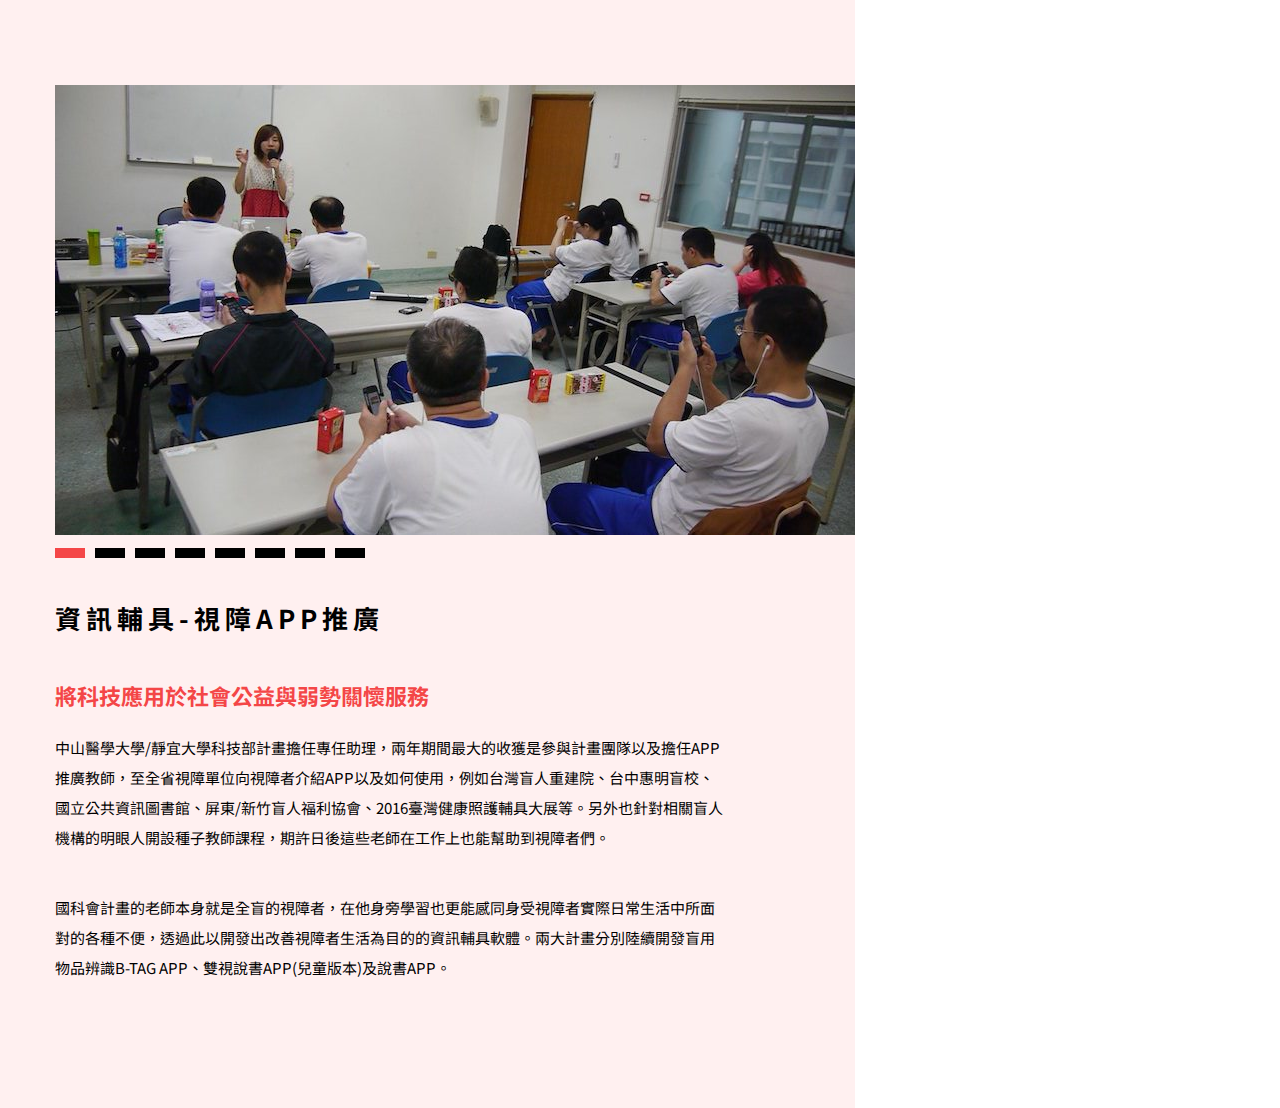
<file: portfolio-1.html>
<!DOCTYPE HTML>
<html lang="en-US">

<head>
    <title>Ukko - Personal Portfolio HTML Template</title>
    <meta http-equiv="Content-Type" content="text/html; charset=UTF-8">
    <meta name="description" content="Template by yihsin" />
    <meta name="keywords" content="Resume,Portfolio,Work,Wiki,Web Project" />
    <meta name="author" content="yihsin" />
    <meta name="viewport" content="width=device-width, initial-scale=1, shrink-to-fit=no">
    <meta name="format-detection" content="telephone=no">

    <link rel="shortcut icon" href="images/favicon.ico">
    <link href='https://fonts.googleapis.com/css?family=Poppins:200,400,500,700,800&display=swap' rel='stylesheet'
        type='text/css'>
    <link rel="stylesheet" href="css/clear.css">
    <link rel="stylesheet" href="css/bootstrap-grid.css">
    <link rel="stylesheet" href="css/prettyPhoto.css">
    <link rel="stylesheet" href="css/owl.carousel.min.css">
    <link rel="stylesheet" href="css/owl.theme.default.min.css">
    <link rel="stylesheet" href="style.css">

    <!--[if lt IE 9]>
            <script src="js/html5shiv.js"></script>
            <script src="js/respond.min.js"></script>
        <![endif]-->
</head>

<body class="single-portfolio single">

    <div class="doc-loader"></div>

    <div class="container">
        <div class="page-wrapper">


            <section class="section">
                <div class="portfolio-item-wrapper">
                    <div class="portfolio-content">

                        <div class="image-slider-wrapper relative block-right">
                            <div class="owl-carousel owl-theme image-slider slider" data-speed="2000" data-auto="false"
                                data-hover="true">
                                <div class="owl-item">
                                    <img src="images/project/workphoto/001.JPG" alt="">
                                </div>
                                <div class="owl-item">
                                    <img src="images/project/workphoto/002.jpg" alt="">
                                </div>
                                <div class="owl-item">
                                    <img src="images/project/workphoto/003.JPG" alt="">
                                </div>
                                <div class="owl-item">
                                    <img src="images/project/workphoto/004.jpg" alt="">
                                </div>
                                <div class="owl-item">
                                    <img src="images/project/workphoto/005.JPG" alt="">
                                </div>
                                <div class="owl-item">
                                    <img src="images/project/workphoto/006.png" alt="">
                                </div>
                                <div class="owl-item">
                                    <img src="images/project/workphoto/007.JPG" alt="">
                                </div>
                                <div class="owl-item">
                                    <img src="images/project/workphoto/008.jpg" alt="">
                                </div>
                            </div>
                        </div>

                        <h2 class="title">資訊輔具-視障APP推廣</h2>

                        <p class="section-des">
                            將科技應用於社會公益與弱勢關懷服務
                        </p>

                        <p class="content-670">
                            中山醫學大學/靜宜大學科技部計畫擔任專任助理，兩年期間最大的收獲是參與計畫團隊以及擔任APP推廣教師，至全省視障單位向視障者介紹APP以及如何使用，例如台灣盲人重建院、台中惠明盲校、國立公共資訊圖書館、屏東/新竹盲人福利協會、2016臺灣健康照護輔具大展等。另外也針對相關盲人機構的明眼人開設種子教師課程，期許日後這些老師在工作上也能幫助到視障者們。
                        </p>
                        <p class="content-670">
                            國科會計畫的老師本身就是全盲的視障者，在他身旁學習也更能感同身受視障者實際日常生活中所面對的各種不便，透過此以開發出改善視障者生活為目的的資訊輔具軟體。兩大計畫分別陸續開發盲用物品辨識B-TAG
                            APP、雙視說書APP(兒童版本)及說書APP。
                        </p>

                    </div>
                </div>
            </section>
        </div>
    </div>

    <!--=================== SCRIPT ===================-->
    <script src="js/jquery.js"></script>
    <script src="js/imagesloaded.pkgd.js"></script>
    <script src="js/jquery.fitvids.js"></script>
    <script src="js/jarallax.js"></script>
    <script src="js/jarallax-element.min.js"></script>
    <script src="js/isotope.pkgd.js"></script>
    <script src="js/jquery.prettyPhoto.js"></script>
    <script src='js/owl.carousel.min.js'></script>
    <script src="js/main.js"></script>
</body>

</html>
</file>
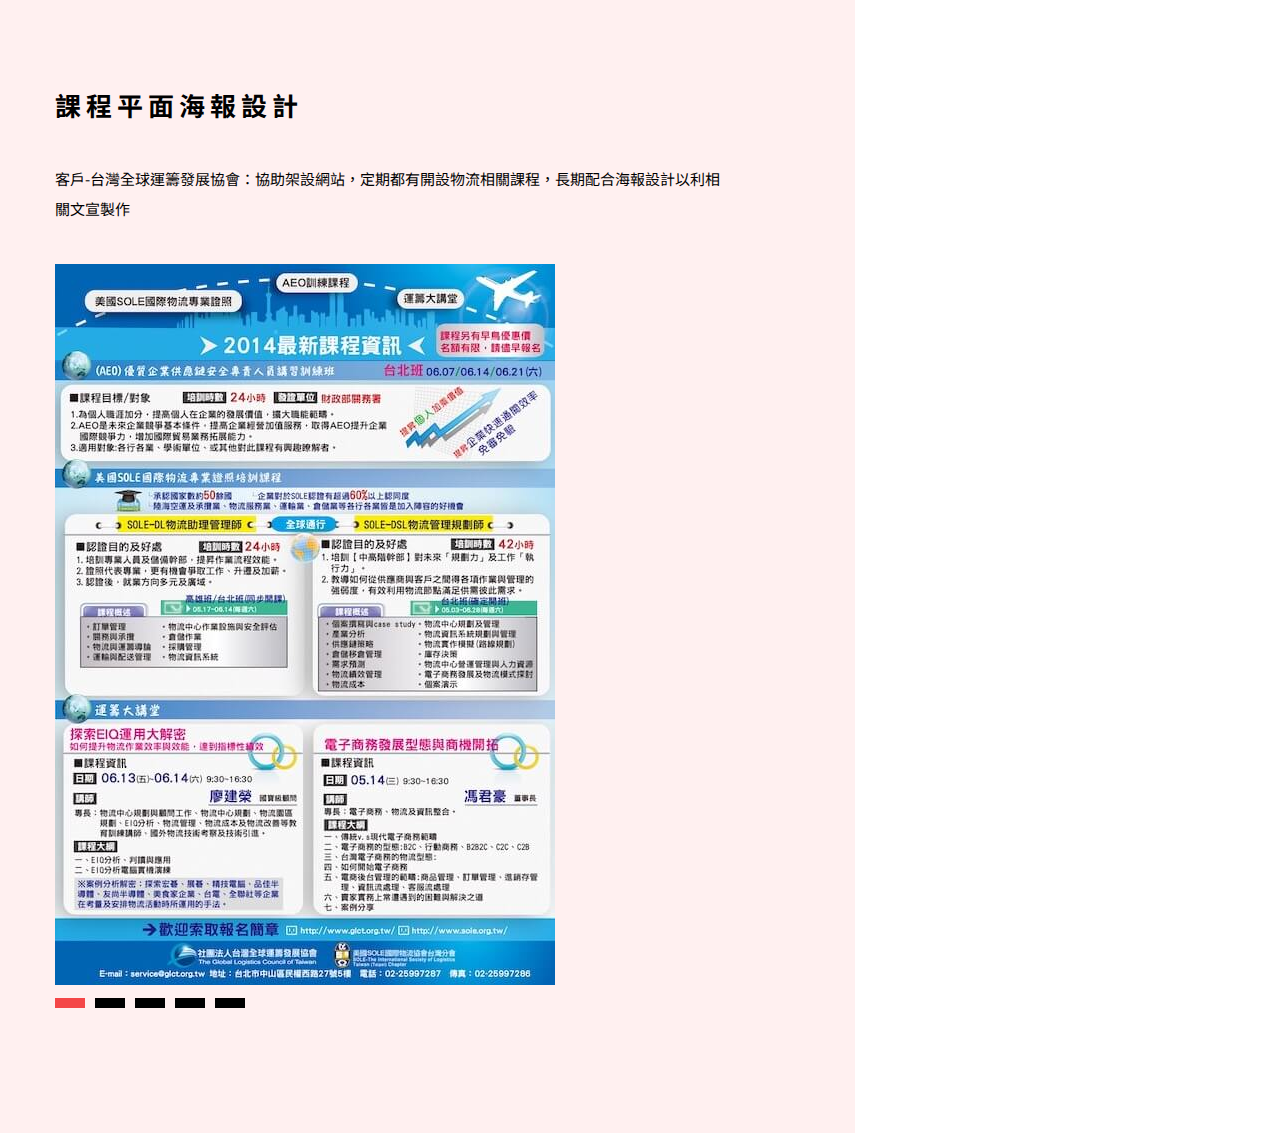
<file: portfolio-2.html>
<!DOCTYPE HTML>
<html lang="en-US">

<head>
    <title>Ukko - Personal Portfolio HTML Template</title>
    <meta http-equiv="Content-Type" content="text/html; charset=UTF-8">
    <meta name="description" content="Template by yihsin" />
    <meta name="keywords" content="Resume,Portfolio,Work,Wiki,Web Project" />
    <meta name="author" content="yihsin" />
    <meta name="viewport" content="width=device-width, initial-scale=1, shrink-to-fit=no">
    <meta name="format-detection" content="telephone=no">

    <link rel="shortcut icon" href="images/favicon.ico">
    <link href='https://fonts.googleapis.com/css?family=Poppins:200,400,500,700,800&display=swap' rel='stylesheet'
        type='text/css'>
    <link rel="stylesheet" href="css/clear.css">
    <link rel="stylesheet" href="css/bootstrap-grid.css">
    <link rel="stylesheet" href="css/prettyPhoto.css">
    <link rel="stylesheet" href="css/owl.carousel.min.css">
    <link rel="stylesheet" href="css/owl.theme.default.min.css">
    <link rel="stylesheet" href="style.css">

    <!--[if lt IE 9]>
            <script src="js/html5shiv.js"></script>
            <script src="js/respond.min.js"></script>
        <![endif]-->
</head>

<body class="single-portfolio single">

    <div class="doc-loader"></div>

    <div class="container">
        <div class="page-wrapper">


            <section class="section">
                <div class="portfolio-item-wrapper">
                    <div class="portfolio-content">

                        <h2 class="title">課程平面海報設計</h2>

                        <p class="content-670">
                            客戶-台灣全球運籌發展協會：協助架設網站，定期都有開設物流相關課程，長期配合海報設計以利相關文宣製作
                        </p>

                        <div class="image-slider-wrapper relative block-right">
                            <div class="owl-carousel owl-theme image-slider slider" data-speed="2000" data-auto="false"
                                data-hover="true">
                                <div class="owl-item">
                                    <img src="/images/project/dm/dm01.jpg" alt="">
                                </div>
                                <div class="owl-item">
                                    <img src="/images/project/dm/dm02.jpg" alt="">
                                </div>
                                <div class="owl-item">
                                    <img src="/images/project/dm/dm03.jpg" alt="">
                                </div>
                                <div class="owl-item">
                                    <img src="/images/project/dm/dm04.jpg" alt="">
                                </div>
                                <div class="owl-item">
                                    <img src="/images/project/dm/dm05.jpg" alt="">
                                </div>
                            </div>
                        </div>

                    </div>
                </div>
            </section>
        </div>
    </div>

    <!--=================== SCRIPT ===================-->
    <script src="js/jquery.js"></script>
    <script src="js/imagesloaded.pkgd.js"></script>
    <script src="js/jquery.fitvids.js"></script>
    <script src="js/jarallax.js"></script>
    <script src="js/jarallax-element.min.js"></script>
    <script src="js/isotope.pkgd.js"></script>
    <script src="js/jquery.prettyPhoto.js"></script>
    <script src='js/owl.carousel.min.js'></script>
    <script src="js/main.js"></script>
</body>

</html>
</file>
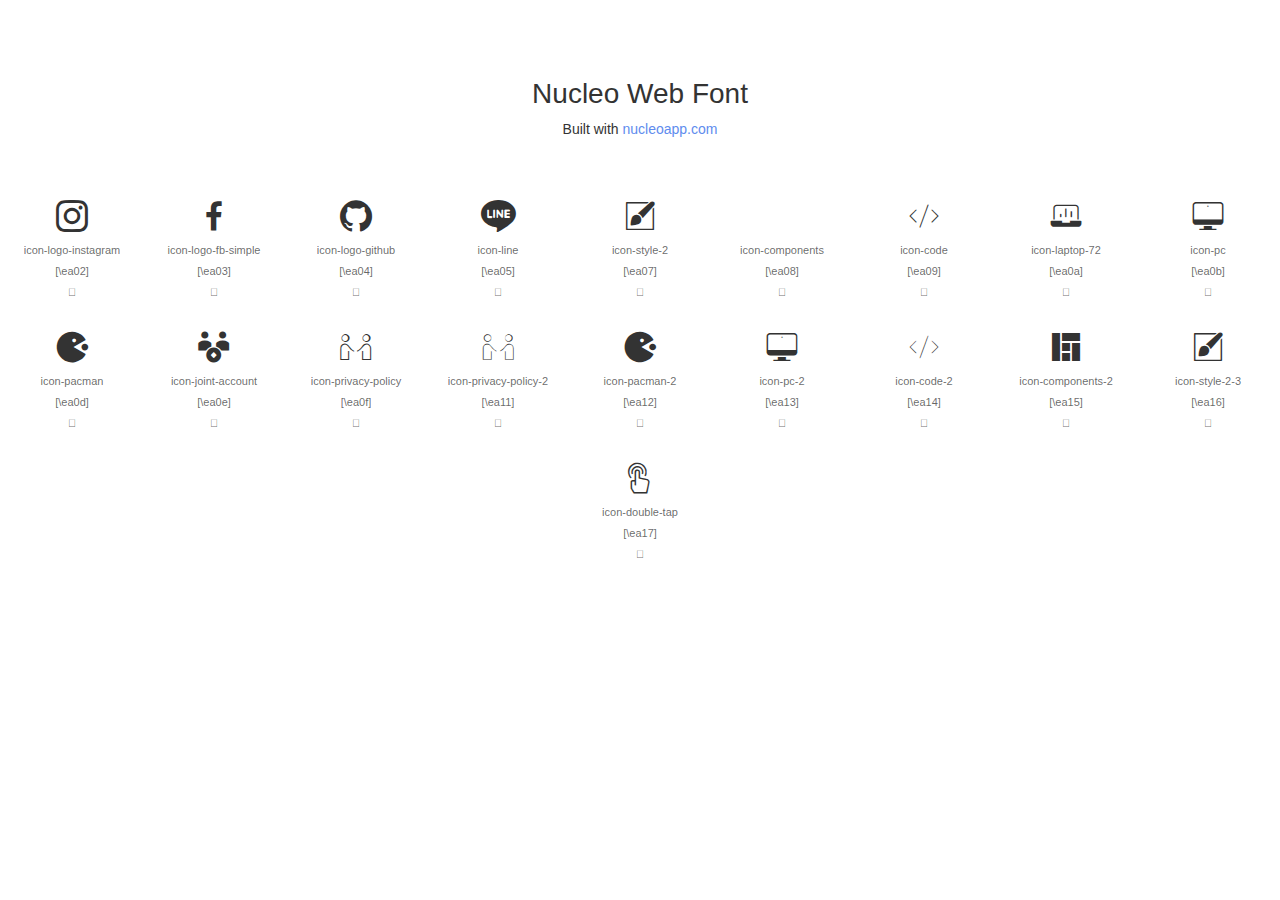
<file: css/iconfont/demo.html>
<!doctype html>
<html lang="en">
<head>
	<meta charset="UTF-8">
	<meta name="viewport" content="width=device-width, initial-scale=1">
	<link rel="stylesheet" href="demo/css/reset.css"> <!-- CSS reset -->
	<link rel="stylesheet" href="demo/css/style.css">
	<link rel="shortcut icon" href="demo/favicon.ico">
	<title>Nucleo Web Font</title>
</head>
<body>
	<header>
		<h1>Nucleo Web Font</h1>
		<p>Built with <a href="https://nucleoapp.com">nucleoapp.com</a></p>
	</header>

	<div id="icons-wrapper">
		<section>
			<ul>
                
                    <li>
                        <i class="icon icon-logo-instagram"></i>
                        <p>icon-logo-instagram</p>
                    </li>
                
                    <li>
                        <i class="icon icon-logo-fb-simple"></i>
                        <p>icon-logo-fb-simple</p>
                    </li>
                
                    <li>
                        <i class="icon icon-logo-github"></i>
                        <p>icon-logo-github</p>
                    </li>
                
                    <li>
                        <i class="icon icon-line"></i>
                        <p>icon-line</p>
                    </li>
                
                    <li>
                        <i class="icon icon-style-2"></i>
                        <p>icon-style-2</p>
                    </li>
                
                    <li>
                        <i class="icon icon-components"></i>
                        <p>icon-components</p>
                    </li>
                
                    <li>
                        <i class="icon icon-code"></i>
                        <p>icon-code</p>
                    </li>
                
                    <li>
                        <i class="icon icon-laptop-72"></i>
                        <p>icon-laptop-72</p>
                    </li>
                
                    <li>
                        <i class="icon icon-pc"></i>
                        <p>icon-pc</p>
                    </li>
                
                    <li>
                        <i class="icon icon-pacman"></i>
                        <p>icon-pacman</p>
                    </li>
                
                    <li>
                        <i class="icon icon-joint-account"></i>
                        <p>icon-joint-account</p>
                    </li>
                
                    <li>
                        <i class="icon icon-privacy-policy"></i>
                        <p>icon-privacy-policy</p>
                    </li>
                
                    <li>
                        <i class="icon icon-privacy-policy-2"></i>
                        <p>icon-privacy-policy-2</p>
                    </li>
                
                    <li>
                        <i class="icon icon-pacman-2"></i>
                        <p>icon-pacman-2</p>
                    </li>
                
                    <li>
                        <i class="icon icon-pc-2"></i>
                        <p>icon-pc-2</p>
                    </li>
                
                    <li>
                        <i class="icon icon-code-2"></i>
                        <p>icon-code-2</p>
                    </li>
                
                    <li>
                        <i class="icon icon-components-2"></i>
                        <p>icon-components-2</p>
                    </li>
                
                    <li>
                        <i class="icon icon-style-2-3"></i>
                        <p>icon-style-2-3</p>
                    </li>
                
                    <li>
                        <i class="icon icon-double-tap"></i>
                        <p>icon-double-tap</p>
                    </li>
                
				<!-- list of icons here with the proper class-->
			</ul>
		</section>
	</div>
<script>
    function SelectText(element) {
	    var doc = document
	        , text = element
	        , range, selection;
	    if (doc.body.createTextRange) {
	        range = document.body.createTextRange();
	        range.moveToElementText(text);
	        range.select();
	    } else if (window.getSelection) {
	        selection = window.getSelection();
	        range = document.createRange();
	        range.selectNodeContents(text);
	        selection.removeAllRanges();
	        selection.addRange(range);
	    }
	}
    window.onload = function() {
    	var iconsWrapper = document.getElementById('icons-wrapper'),
    		listItems = iconsWrapper.getElementsByTagName('li');
        for (var i = 0; i < listItems.length; i++) {
		    listItems[i].onclick  = function fun(event) {
		    	var selectedTagName = event.target.tagName.toLowerCase();
		    	if( selectedTagName == 'p' || selectedTagName == 'em' ) {
		    		SelectText(event.target);
		    	} else if( selectedTagName == 'input' ) {
		    		event.target.setSelectionRange(0, event.target.value.length);
		    	}
		    }

		    var beforeContentChar = window.getComputedStyle(listItems[i].getElementsByTagName('i')[0], '::before').getPropertyValue('content').replace(/'/g, "").replace(/"/g, ""),
		    	beforeContent = beforeContentChar.codePointAt(0).toString(16);
		    var beforeContentElement = document.createElement("em");
		    beforeContentElement.textContent = "\\"+beforeContent;
		    listItems[i].appendChild(beforeContentElement);

		    //create input element to copy/paste chart
		    var charCharac = document.createElement('input');
		    charCharac.setAttribute('type', 'text');
		    charCharac.setAttribute('maxlength', '1');
		    charCharac.setAttribute('readonly', 'true');
		    charCharac.setAttribute('value', beforeContentChar);
		    listItems[i].appendChild(charCharac);
		}
    }
</script>
</body>
</html>
</file>
<file: css/clear.css>
html, body, div, span, object, iframe,
h1, h2, h3, h4, h5, h6, p, blockquote, pre,
abbr, address, cite, code,
del, dfn, em, img, ins, kbd, q, samp,
small, strong, sub, sup, var,
b, i, ol, ul, li,
fieldset, form, label, legend,
table, caption, tbody, tfoot, thead, tr, th, td,
article, aside, canvas, details, figcaption, figure, 
footer, header, hgroup, menu, nav, section, summary,
time, mark, audio, video {
    margin:0;
    padding:0;
    border:0;
    outline: none;
    font-size:100%;
    vertical-align:baseline;
    background:transparent;
}

body {
    line-height:1;
}

article,aside,details,figcaption,figure,
footer,header,hgroup,menu,nav,section { 
    display:block;
}

nav ul,ul,ol {
    list-style:none;
}

blockquote, q {
    quotes:none;
}

blockquote:before, blockquote:after,
q:before, q:after {
    content:'';
    content:none;
}

a {
    margin:0;
    padding:0;
    font-size:100%;
	outline: none;
    vertical-align:baseline;
    background:transparent;
}

ins {
    background-color:#ff9;
    color:#000;
    text-decoration:none;
}

mark {
    background-color:#ff9;
    color:#000; 
    font-style:italic;
    font-weight:bold;
}

del {
    text-decoration: line-through;
}

abbr[title], dfn[title] {
    border-bottom:1px dotted;
    cursor:help;
}

table {
    border-collapse:collapse;
    border-spacing:0;
}

hr {
    display:block;
    height:1px;
    border:0;   
    border-top:1px solid #cccccc;
    margin:1em 0;
    padding:0;
}

input, select {
    vertical-align:middle;
}

input:focus, textarea:focus
{
    outline: none;
}
</file>
<file: css/prettyPhoto.css>
/* ------------------------------------------------------------------------
        This you can edit.
------------------------------------------------------------------------- */

/* ----------------------------------
        Default Theme
----------------------------------- */

div.pp_default .pp_top,
div.pp_default .pp_top .pp_middle,
div.pp_default .pp_top .pp_left,
div.pp_default .pp_top .pp_right,
div.pp_default .pp_bottom,
div.pp_default .pp_bottom .pp_left,
div.pp_default .pp_bottom .pp_middle,
div.pp_default .pp_bottom .pp_right { height: 13px; }

div.pp_default .pp_content .ppt { color: #f8f8f8; }
div.pp_default .pp_content_container .pp_left { padding-left: 13px; }
div.pp_default .pp_content_container .pp_right { padding-right: 13px; }
/*div.pp_default .pp_content { background-color: #fff; }*/
div.pp_default .pp_next:hover { background: url(../images/prettyPhoto/default/sprite_next.png) center right  no-repeat; cursor: pointer; } /* Next button */
div.pp_default .pp_previous:hover { background: url(../images/prettyPhoto/default/sprite_prev.png) center left no-repeat; cursor: pointer; } /* Previous button */
div.pp_default .pp_expand { background: url(../images/prettyPhoto/default/sprite.png) 0 -29px no-repeat; cursor: pointer; width: 28px; height: 28px; display: none !important; } /* Expand button */
div.pp_default .pp_expand:hover { background: url(../images/prettyPhoto/default/sprite.png) 0 -56px no-repeat; cursor: pointer; } /* Expand button hover */
div.pp_default .pp_contract { background: url(../images/prettyPhoto/default/sprite.png) 0 -84px no-repeat; cursor: pointer; width: 28px; height: 28px; } /* Contract button */
div.pp_default .pp_contract:hover { background: url(../images/prettyPhoto/default/sprite.png) 0 -113px no-repeat; cursor: pointer; } /* Contract button hover */
div.pp_default .pp_close { width: 30px; height: 30px; cursor: pointer; } /* Close button */
div.pp_default #pp_full_res .pp_inline { color: #000; background-color: white; padding: 30px; } 
.pp_inline img {max-width: 100%; max-height: 100%; width: auto; height: auto;}
div.pp_default .pp_gallery ul li a { background: url(../images/prettyPhoto/default/default_thumb.png) center center #f8f8f8; border:1px solid #aaa; }
div.pp_default .pp_gallery ul li a:hover,
div.pp_default .pp_gallery ul li.selected a { border-color: #fff; }
div.pp_default .pp_social { margin-top: 7px;}

div.pp_default .pp_gallery a.pp_arrow_previous,
div.pp_default .pp_gallery a.pp_arrow_next { position: static; left: auto; }
div.pp_default .pp_nav .pp_play,
div.pp_default .pp_nav .pp_pause { background: url(../images/prettyPhoto/default/sprite.png) -51px 1px no-repeat; height:30px; width:30px; }
div.pp_default .pp_nav .pp_pause { background-position: -51px -29px; }
div.pp_default .pp_details { position: relative; }
div.pp_default a.pp_arrow_previous,
div.pp_default a.pp_arrow_next { height: 26px;  margin: -4px 0 0 0; width: 20px; }
div.pp_default a.pp_arrow_next { left: 52px;} /* The next arrow in the bottom nav */
div.pp_default .pp_content_container .pp_details { margin-top: 5px; }
div.pp_default .pp_nav { clear: none; height: 30px; width: 110px; position: relative; }
div.pp_default .pp_nav .currentTextHolder{ font-family: Georgia; font-style: italic; color:#999; font-size: 11px; left: 75px; line-height: 25px; margin: 0; padding: 0 0 0 10px; position: absolute; top: 2px; }

div.pp_default .pp_close:hover, div.pp_default .pp_nav .pp_play:hover, div.pp_default .pp_nav .pp_pause:hover, div.pp_default .pp_arrow_next:hover, div.pp_default .pp_arrow_previous:hover { opacity:0.7; }

div.pp_default .pp_description{ font-size: 11px; font-weight: bold; line-height: 14px; margin: 5px 50px 5px 0; }


div.pp_default .pp_loaderIcon { background: url(../images/prettyPhoto/default/loader.gif) center center no-repeat; background-color: white;} /* Loader icon */


/* ----------------------------------
        Light Rounded Theme
----------------------------------- */


div.light_rounded .pp_top .pp_left { background: url(../images/prettyPhoto/light_rounded/sprite.png) -88px -53px no-repeat; } /* Top left corner */
div.light_rounded .pp_top .pp_middle { background: #fff; } /* Top pattern/color */
div.light_rounded .pp_top .pp_right { background: url(../images/prettyPhoto/light_rounded/sprite.png) -110px -53px no-repeat; } /* Top right corner */

div.light_rounded .pp_content .ppt { color: #000; }
div.light_rounded .pp_content_container .pp_left,
div.light_rounded .pp_content_container .pp_right { background: #fff; }
div.light_rounded .pp_content { background-color: #fff; } /* Content background */
div.light_rounded .pp_next:hover { background: url(../images/prettyPhoto/light_rounded/btnNext.png) center right  no-repeat; cursor: pointer; } /* Next button */
div.light_rounded .pp_previous:hover { background: url(../images/prettyPhoto/light_rounded/btnPrevious.png) center left no-repeat; cursor: pointer; } /* Previous button */
div.light_rounded .pp_expand { background: url(../images/prettyPhoto/light_rounded/sprite.png) -31px -26px no-repeat; cursor: pointer; } /* Expand button */
div.light_rounded .pp_expand:hover { background: url(../images/prettyPhoto/light_rounded/sprite.png) -31px -47px no-repeat; cursor: pointer; } /* Expand button hover */
div.light_rounded .pp_contract { background: url(../images/prettyPhoto/light_rounded/sprite.png) 0 -26px no-repeat; cursor: pointer; } /* Contract button */
div.light_rounded .pp_contract:hover { background: url(../images/prettyPhoto/light_rounded/sprite.png) 0 -47px no-repeat; cursor: pointer; } /* Contract button hover */
div.light_rounded .pp_close { width: 75px; height: 22px; background: url(../images/prettyPhoto/light_rounded/sprite.png) -1px -1px no-repeat; cursor: pointer; } /* Close button */
div.light_rounded .pp_details { position: relative; }
div.light_rounded .pp_description { margin-right: 85px; }
div.light_rounded #pp_full_res .pp_inline { color: #000; } 
div.light_rounded .pp_gallery a.pp_arrow_previous,
div.light_rounded .pp_gallery a.pp_arrow_next { margin-top: 12px !important; }
div.light_rounded .pp_nav .pp_play { background: url(../images/prettyPhoto/light_rounded/sprite.png) -1px -100px no-repeat; height: 15px; width: 14px; }
div.light_rounded .pp_nav .pp_pause { background: url(../images/prettyPhoto/light_rounded/sprite.png) -24px -100px no-repeat; height: 15px; width: 14px; }

div.light_rounded .pp_arrow_previous { background: url(../images/prettyPhoto/light_rounded/sprite.png) 0 -71px no-repeat; } /* The previous arrow in the bottom nav */
div.light_rounded .pp_arrow_previous.disabled { background-position: 0 -87px; cursor: default; }
div.light_rounded .pp_arrow_next { background: url(../images/prettyPhoto/light_rounded/sprite.png) -22px -71px no-repeat; } /* The next arrow in the bottom nav */
div.light_rounded .pp_arrow_next.disabled { background-position: -22px -87px; cursor: default; }

div.light_rounded .pp_bottom .pp_left { background: url(../images/prettyPhoto/light_rounded/sprite.png) -88px -80px no-repeat; } /* Bottom left corner */
div.light_rounded .pp_bottom .pp_middle { background: #fff; } /* Bottom pattern/color */
div.light_rounded .pp_bottom .pp_right { background: url(../images/prettyPhoto/light_rounded/sprite.png) -110px -80px no-repeat; } /* Bottom right corner */

div.light_rounded .pp_loaderIcon { background: url(../images/prettyPhoto/light_rounded/loader.gif) center center no-repeat; } /* Loader icon */

/* ----------------------------------
        Dark Rounded Theme
----------------------------------- */

div.dark_rounded .pp_top .pp_left { background: url(../images/prettyPhoto/dark_rounded/sprite.png) -88px -53px no-repeat; } /* Top left corner */
div.dark_rounded .pp_top .pp_middle { background: url(../images/prettyPhoto/dark_rounded/contentPattern.png) top left repeat; } /* Top pattern/color */
div.dark_rounded .pp_top .pp_right { background: url(../images/prettyPhoto/dark_rounded/sprite.png) -110px -53px no-repeat; } /* Top right corner */

div.dark_rounded .pp_content_container .pp_left { background: url(../images/prettyPhoto/dark_rounded/contentPattern.png) top left repeat-y; } /* Left Content background */
div.dark_rounded .pp_content_container .pp_right { background: url(../images/prettyPhoto/dark_rounded/contentPattern.png) top right repeat-y; } /* Right Content background */
div.dark_rounded .pp_content { background: url(../images/prettyPhoto/dark_rounded/contentPattern.png) top left repeat; } /* Content background */
div.dark_rounded .pp_next:hover { background: url(../images/prettyPhoto/dark_rounded/btnNext.png) center right  no-repeat; cursor: pointer; } /* Next button */
div.dark_rounded .pp_previous:hover { background: url(../images/prettyPhoto/dark_rounded/btnPrevious.png) center left no-repeat; cursor: pointer; } /* Previous button */
div.dark_rounded .pp_expand { background: url(../images/prettyPhoto/dark_rounded/sprite.png) -31px -26px no-repeat; cursor: pointer; } /* Expand button */
div.dark_rounded .pp_expand:hover { background: url(../images/prettyPhoto/dark_rounded/sprite.png) -31px -47px no-repeat; cursor: pointer; } /* Expand button hover */
div.dark_rounded .pp_contract { background: url(../images/prettyPhoto/dark_rounded/sprite.png) 0 -26px no-repeat; cursor: pointer; } /* Contract button */
div.dark_rounded .pp_contract:hover { background: url(../images/prettyPhoto/dark_rounded/sprite.png) 0 -47px no-repeat; cursor: pointer; } /* Contract button hover */
div.dark_rounded .pp_close { width: 75px; height: 22px; background: url(../images/prettyPhoto/dark_rounded/sprite.png) -1px -1px no-repeat; cursor: pointer; } /* Close button */
div.dark_rounded .pp_details { position: relative; }
div.dark_rounded .pp_description { margin-right: 85px; }
div.dark_rounded .currentTextHolder { color: #c4c4c4; }
div.dark_rounded .pp_description { color: #fff; }
div.dark_rounded #pp_full_res .pp_inline { color: #fff; }
div.dark_rounded .pp_gallery a.pp_arrow_previous,
div.dark_rounded .pp_gallery a.pp_arrow_next { margin-top: 12px !important; }
div.dark_rounded .pp_nav .pp_play { background: url(../images/prettyPhoto/dark_rounded/sprite.png) -1px -100px no-repeat; height: 15px; width: 14px; }
div.dark_rounded .pp_nav .pp_pause { background: url(../images/prettyPhoto/dark_rounded/sprite.png) -24px -100px no-repeat; height: 15px; width: 14px; }

div.dark_rounded .pp_arrow_previous { background: url(../images/prettyPhoto/dark_rounded/sprite.png) 0 -71px no-repeat; } /* The previous arrow in the bottom nav */
div.dark_rounded .pp_arrow_previous.disabled { background-position: 0 -87px; cursor: default; }
div.dark_rounded .pp_arrow_next { background: url(../images/prettyPhoto/dark_rounded/sprite.png) -22px -71px no-repeat; } /* The next arrow in the bottom nav */
div.dark_rounded .pp_arrow_next.disabled { background-position: -22px -87px; cursor: default; }

div.dark_rounded .pp_bottom .pp_left { background: url(../images/prettyPhoto/dark_rounded/sprite.png) -88px -80px no-repeat; } /* Bottom left corner */
div.dark_rounded .pp_bottom .pp_middle { background: url(../images/prettyPhoto/dark_rounded/contentPattern.png) top left repeat; } /* Bottom pattern/color */
div.dark_rounded .pp_bottom .pp_right { background: url(../images/prettyPhoto/dark_rounded/sprite.png) -110px -80px no-repeat; } /* Bottom right corner */

div.dark_rounded .pp_loaderIcon { background: url(../images/prettyPhoto/dark_rounded/loader.gif) center center no-repeat; } /* Loader icon */


/* ----------------------------------
        Dark Square Theme
----------------------------------- */

div.dark_square .pp_left ,
div.dark_square .pp_middle,
div.dark_square .pp_right,
div.dark_square .pp_content { background: #000; }

div.dark_square .currentTextHolder { color: #c4c4c4; }
div.dark_square .pp_description { color: #fff; }
div.dark_square .pp_loaderIcon { background: url(../images/prettyPhoto/dark_square/loader.gif) center center no-repeat; } /* Loader icon */

div.dark_square .pp_expand { background: url(../images/prettyPhoto/dark_square/sprite.png) -31px -26px no-repeat; cursor: pointer; } /* Expand button */
div.dark_square .pp_expand:hover { background: url(../images/prettyPhoto/dark_square/sprite.png) -31px -47px no-repeat; cursor: pointer; } /* Expand button hover */
div.dark_square .pp_contract { background: url(../images/prettyPhoto/dark_square/sprite.png) 0 -26px no-repeat; cursor: pointer; } /* Contract button */
div.dark_square .pp_contract:hover { background: url(../images/prettyPhoto/dark_square/sprite.png) 0 -47px no-repeat; cursor: pointer; } /* Contract button hover */
div.dark_square .pp_close { width: 75px; height: 22px; background: url(../images/prettyPhoto/dark_square/sprite.png) -1px -1px no-repeat; cursor: pointer; } /* Close button */
div.dark_square .pp_details { position: relative; }
div.dark_square .pp_description { margin: 0 85px 0 0; }
div.dark_square #pp_full_res .pp_inline { color: #fff; }
div.dark_square .pp_gallery a.pp_arrow_previous,
div.dark_square .pp_gallery a.pp_arrow_next { margin-top: 12px !important; }
div.dark_square .pp_nav { clear: none; }
div.dark_square .pp_nav .pp_play { background: url(../images/prettyPhoto/dark_square/sprite.png) -1px -100px no-repeat; height: 15px; width: 14px; }
div.dark_square .pp_nav .pp_pause { background: url(../images/prettyPhoto/dark_square/sprite.png) -24px -100px no-repeat; height: 15px; width: 14px; }

div.dark_square .pp_arrow_previous { background: url(../images/prettyPhoto/dark_square/sprite.png) 0 -71px no-repeat; } /* The previous arrow in the bottom nav */
div.dark_square .pp_arrow_previous.disabled { background-position: 0 -87px; cursor: default; }
div.dark_square .pp_arrow_next { background: url(../images/prettyPhoto/dark_square/sprite.png) -22px -71px no-repeat; } /* The next arrow in the bottom nav */
div.dark_square .pp_arrow_next.disabled { background-position: -22px -87px; cursor: default; }

div.dark_square .pp_next:hover { background: url(../images/prettyPhoto/dark_square/btnNext.png) center right  no-repeat; cursor: pointer; } /* Next button */
div.dark_square .pp_previous:hover { background: url(../images/prettyPhoto/dark_square/btnPrevious.png) center left no-repeat; cursor: pointer; } /* Previous button */


/* ----------------------------------
        Light Square Theme
----------------------------------- */

div.light_square .pp_left ,
div.light_square .pp_middle,
div.light_square .pp_right,
div.light_square .pp_content { background: #fff; }

div.light_square .pp_content .ppt { color: #000; }
div.light_square .pp_expand { background: url(../images/prettyPhoto/light_square/sprite.png) -31px -26px no-repeat; cursor: pointer; } /* Expand button */
div.light_square .pp_expand:hover { background: url(../images/prettyPhoto/light_square/sprite.png) -31px -47px no-repeat; cursor: pointer; } /* Expand button hover */
div.light_square .pp_contract { background: url(../images/prettyPhoto/light_square/sprite.png) 0 -26px no-repeat; cursor: pointer; } /* Contract button */
div.light_square .pp_contract:hover { background: url(../images/prettyPhoto/light_square/sprite.png) 0 -47px no-repeat; cursor: pointer; } /* Contract button hover */
div.light_square .pp_close { width: 75px; height: 22px; background: url(../images/prettyPhoto/light_square/sprite.png) -1px -1px no-repeat; cursor: pointer; } /* Close button */
div.light_square .pp_details { position: relative; }
div.light_square .pp_description { margin-right: 85px; }
div.light_square #pp_full_res .pp_inline { color: #000; }
div.light_square .pp_gallery a.pp_arrow_previous,
div.light_square .pp_gallery a.pp_arrow_next { margin-top: 12px !important; }
div.light_square .pp_nav .pp_play { background: url(../images/prettyPhoto/light_square/sprite.png) -1px -100px no-repeat; height: 15px; width: 14px; }
div.light_square .pp_nav .pp_pause { background: url(../images/prettyPhoto/light_square/sprite.png) -24px -100px no-repeat; height: 15px; width: 14px; }

div.light_square .pp_arrow_previous { background: url(../images/prettyPhoto/light_square/sprite.png) 0 -71px no-repeat; } /* The previous arrow in the bottom nav */
div.light_square .pp_arrow_previous.disabled { background-position: 0 -87px; cursor: default; }
div.light_square .pp_arrow_next { background: url(../images/prettyPhoto/light_square/sprite.png) -22px -71px no-repeat; } /* The next arrow in the bottom nav */
div.light_square .pp_arrow_next.disabled { background-position: -22px -87px; cursor: default; }

div.light_square .pp_next:hover { background: url(../images/prettyPhoto/light_square/btnNext.png) center right  no-repeat; cursor: pointer; } /* Next button */
div.light_square .pp_previous:hover { background: url(../images/prettyPhoto/light_square/btnPrevious.png) center left no-repeat; cursor: pointer; } /* Previous button */

div.light_square .pp_loaderIcon { background: url(../images/prettyPhoto/light_rounded/loader.gif) center center no-repeat; } /* Loader icon */


/* ----------------------------------
        Facebook style Theme
----------------------------------- */

div.facebook .pp_top .pp_left { background: url(../images/prettyPhoto/facebook/sprite.png) -88px -53px no-repeat; } /* Top left corner */
div.facebook .pp_top .pp_middle { background: url(../images/prettyPhoto/facebook/contentPatternTop.png) top left repeat-x; } /* Top pattern/color */
div.facebook .pp_top .pp_right { background: url(../images/prettyPhoto/facebook/sprite.png) -110px -53px no-repeat; } /* Top right corner */

div.facebook .pp_content .ppt { color: #000; }
div.facebook .pp_content_container .pp_left { background: url(../images/prettyPhoto/facebook/contentPatternLeft.png) top left repeat-y; } /* Content background */
div.facebook .pp_content_container .pp_right { background: url(../images/prettyPhoto/facebook/contentPatternRight.png) top right repeat-y; } /* Content background */
div.facebook .pp_content { background: #fff; } /* Content background */
div.facebook .pp_expand { background: url(../images/prettyPhoto/facebook/sprite.png) -31px -26px no-repeat; cursor: pointer; } /* Expand button */
div.facebook .pp_expand:hover { background: url(../images/prettyPhoto/facebook/sprite.png) -31px -47px no-repeat; cursor: pointer; } /* Expand button hover */
div.facebook .pp_contract { background: url(../images/prettyPhoto/facebook/sprite.png) 0 -26px no-repeat; cursor: pointer; } /* Contract button */
div.facebook .pp_contract:hover { background: url(../images/prettyPhoto/facebook/sprite.png) 0 -47px no-repeat; cursor: pointer; } /* Contract button hover */
div.facebook .pp_close { width: 22px; height: 22px; background: url(../images/prettyPhoto/facebook/sprite.png) -1px -1px no-repeat; cursor: pointer; } /* Close button */
div.facebook .pp_details { position: relative; }
div.facebook .pp_description { margin: 0 37px 0 0; }
div.facebook #pp_full_res .pp_inline { color: #000; } 
div.facebook .pp_loaderIcon { background: url(../images/prettyPhoto/facebook/loader.gif) center center no-repeat; } /* Loader icon */

div.facebook .pp_arrow_previous { background: url(../images/prettyPhoto/facebook/sprite.png) 0 -71px no-repeat; height: 22px; margin-top: 0; width: 22px; } /* The previous arrow in the bottom nav */
div.facebook .pp_arrow_previous.disabled { background-position: 0 -96px; cursor: default; }
div.facebook .pp_arrow_next { background: url(../images/prettyPhoto/facebook/sprite.png) -32px -71px no-repeat; height: 22px; margin-top: 0; width: 22px; } /* The next arrow in the bottom nav */
div.facebook .pp_arrow_next.disabled { background-position: -32px -96px; cursor: default; }
div.facebook .pp_nav { margin-top: 0; }
div.facebook .pp_nav p { font-size: 15px; padding: 0 3px 0 4px; }
div.facebook .pp_nav .pp_play { background: url(../images/prettyPhoto/facebook/sprite.png) -1px -123px no-repeat; height: 22px; width: 22px; }
div.facebook .pp_nav .pp_pause { background: url(../images/prettyPhoto/facebook/sprite.png) -32px -123px no-repeat; height: 22px; width: 22px; }

div.facebook .pp_next:hover { background: url(../images/prettyPhoto/facebook/btnNext.png) center right no-repeat; cursor: pointer; } /* Next button */
div.facebook .pp_previous:hover { background: url(../images/prettyPhoto/facebook/btnPrevious.png) center left no-repeat; cursor: pointer; } /* Previous button */

div.facebook .pp_bottom .pp_left { background: url(../images/prettyPhoto/facebook/sprite.png) -88px -80px no-repeat; } /* Bottom left corner */
div.facebook .pp_bottom .pp_middle { background: url(../images/prettyPhoto/facebook/contentPatternBottom.png) top left repeat-x; } /* Bottom pattern/color */
div.facebook .pp_bottom .pp_right { background: url(../images/prettyPhoto/facebook/sprite.png) -110px -80px no-repeat; } /* Bottom right corner */


/* ------------------------------------------------------------------------
        DO NOT CHANGE
------------------------------------------------------------------------- */

div.pp_pic_holder a:focus { outline:none; }

div.pp_overlay {
    background: #000;
    display: none;
    left: 0;
    position: absolute;
    top: 0;
    width: 100%;
    z-index: 9999;
}

div.pp_pic_holder {
    display: none;
    position: absolute;
    width: 100px;
    z-index: 10000;
}


.pp_top {
    height: 20px;
    position: relative;
}
* html .pp_top { padding: 0 20px; }

.pp_top .pp_left {
    height: 20px;
    left: 0;
    position: absolute;
    width: 20px;
}
.pp_top .pp_middle {
    height: 20px;
    left: 20px;
    position: absolute;
    right: 20px;
}
* html .pp_top .pp_middle {
    left: 0;
    position: static;
}

.pp_top .pp_right {
    height: 20px;
    left: auto;
    position: absolute;
    right: 0;
    top: 0;
    width: 20px;
}

.pp_content { height: 40px; min-width: 40px; }
* html .pp_content { width: 40px; }

.pp_fade { display: none; }

.pp_content_container {
    position: relative;
    text-align: left;
    width: 100%;
}

.pp_content_container .pp_left { padding-left: 20px; }
.pp_content_container .pp_right { padding-right: 20px; }

.pp_content_container .pp_details {
    float: left;
    margin: 10px 0 2px 0;
}
.pp_description {
    display: none;
    margin: 0;
}

.pp_social { float: left; margin: 0; }
.pp_social .facebook { float: left; margin-left: 5px; width: 55px; overflow: hidden; }
.pp_social .twitter { float: left; }

.pp_nav {
    clear: right;
    float: left;
    margin: 3px 10px 0 0;
}

.pp_nav p {
    float: left;
    margin: 2px 4px;
    white-space: nowrap;
}

.pp_nav .pp_play,
.pp_nav .pp_pause {
    float: left;
    margin-right: 4px;
    text-indent: -10000px;
}

a.pp_arrow_previous,
a.pp_arrow_next {
    display: block;
    float: left;
    height: 15px;
    margin-top: 3px;
    overflow: hidden;
    width: 14px;
}

.pp_hoverContainer {
    position: absolute;
    top: 0;
    width: 100%;
    z-index: 2000;
}

.pp_gallery {
    display: none;
    left: 50%;
    margin-top: -50px;
    position: absolute;
    z-index: 10000;
}

.pp_gallery div {
    float: left;
    overflow: hidden;
    position: relative;
}

.pp_gallery ul {
    float: left;
    height: 35px;
    margin: 0 0 0 5px;
    padding: 0;
    position: relative;
    white-space: nowrap;
}

.pp_gallery ul a {
    border: 1px #000 solid;
    border: 1px rgba(0,0,0,0.5) solid;
    display: block;
    float: left;
    height: 33px;
    overflow: hidden;
}

.pp_gallery ul a:hover,
.pp_gallery li.selected a { border-color: #fff; }

.pp_gallery ul a img { border: 0; }

.pp_gallery li {
    display: block;
    float: left;
    margin: 0 5px 0 0;
    padding: 0;
}

.pp_gallery li.default a {
    background: url(../images/prettyPhoto/facebook/default_thumbnail.gif) 0 0 no-repeat;
    display: block;
    height: 33px;
    width: 50px;
}

.pp_gallery li.default a img { display: none; }

.pp_gallery .pp_arrow_previous,
.pp_gallery .pp_arrow_next {
    margin-top: 7px !important;
}

a.pp_next {
    background: url(../images/prettyPhoto/light_rounded/btnNext.png) 10000px 10000px no-repeat;
    display: block;
    float: right;
    height: 100%;
    text-indent: -10000px;
    width: 49%;
}

a.pp_previous {
    background: url(../images/prettyPhoto/light_rounded/btnNext.png) 10000px 10000px no-repeat;
    display: block;
    float: left;
    height: 100%;
    text-indent: -10000px;
    width: 49%;
}

a.pp_expand,
a.pp_contract {
    cursor: pointer;
    display: none;
    height: 20px;	
    position: absolute;
    right: 30px;
    text-indent: -10000px;
    top: 10px;
    width: 20px;
    z-index: 20000;
}

a.pp_close {
    position: absolute; right: 0; top: 0; 
    display: block;
    line-height:22px;
}

.pp_bottom {
    height: 20px;
    position: relative;
}
* html .pp_bottom { padding: 0 20px; }

.pp_bottom .pp_left {
    height: 20px;
    left: 0;
    position: absolute;
    width: 20px;
}
.pp_bottom .pp_middle {
    height: 20px;
    left: 20px;
    position: absolute;
    right: 20px;
}
* html .pp_bottom .pp_middle {
    left: 0;
    position: static;
}

.pp_bottom .pp_right {
    height: 20px;
    left: auto;
    position: absolute;
    right: 0;
    top: 0;
    width: 20px;
}

.pp_loaderIcon {
    display: block;
    height: 24px;
    left: 50%;
    margin: -12px 0 0 -12px;
    position: absolute;
    top: 50%;
    width: 24px;
}

#pp_full_res {
    line-height: 1 !important;
}

#pp_full_res .pp_inline {
    text-align: left;
}

#pp_full_res .pp_inline p { margin: 0 0 15px 0; }

div.ppt {
    color: #fff;
    display: none !important;
    font-size: 17px;
    margin: 0 0 5px 15px;
    z-index: 9999;
}

@media screen and (max-width: 400px) {	
    #pp_full_res iframe {width: 100%; height: 100%;}
    .pp_pic_holder.pp_default { width: 100%!important; left: 0!important; overflow: hidden; }
    div.pp_default .pp_content_container .pp_left { padding-left: 0!important; }
    div.pp_default .pp_content_container .pp_right { padding-right: 0!important; }
    .pp_content { width: 100%!important;}
    .pp_fade { width: 100%!important; height: 100%!important; }
    a.pp_expand, a.pp_contract, .pp_hoverContainer, .pp_gallery, .pp_top, .pp_bottom { display: none!important; }
    #pp_full_res img { width: 100%!important; height: auto!important; max-height: none;}
    .pp_details { width: 94%!important; padding-left: 3%; padding-right: 4%; padding-top: 10px; padding-bottom: 10px; margin-top: -2px!important; }
    a.pp_close { right: 10px!important; top: 10px!important; }
}
</file>
<file: style.css>
/*------------------------------------------------------------------

[Table of contents]
1. Global CSS
2. Header / Menu CSS
3. Home Section CSS
4. Service Section CSS
5. About Section CSS
6. Portfolio Section CSS
    6.1 Pretty Photo CSS
7. Blog Section CSS
8. Skills Section CSS
9. Contact Section CSS
10. Single Blog / Post Page CSS
11. Responsive CSS

-------------------------------------------------------------------*/

/* ===================================
    1. Global CSS
====================================== */
@import url('https://fonts.googleapis.com/css2?family=Noto+Sans+TC:wght@100;300;400;500;700&display=swap');
* {
  box-sizing: border-box;
  outline: none !important;
  -webkit-tap-highlight-color: rgba(0, 0, 0, 0);
}

*::selection {
  background: #fff0f0;
}

body {
  color: #000000;
  line-height: 2;
  font-size: 15px;
  font-family: 'Noto Sans TC', sans-serif;
  font-weight: 400;
  min-width: 320px;
  position: relative;
  overflow-x: hidden;
  background: linear-gradient(to right, #fff0f0 0%, #fff0f0 60%, white 60%);
}

p {
  margin-bottom: 40px;
}

a {
  text-decoration: none;
  color: #000;
  transition: 0.35s ease-out;
}

a:hover {
  color: #f44647;
}

.section a {
  font-weight: 700;
  color: #ffc107;
}

.section a:hover {
  color: #ffc107;
}

.doc-loader {
  position: fixed;
  left: 0px;
  top: 0px;
  width: 100%;
  height: 100%;
  z-index: 99999;
  background-color: #fff;
}

.block-right {
  margin-right: -100px;
}

.block-right .block-right {
  margin-right: 0;
}

img.block-right {
  max-width: calc(100% + 100px);
}

.content-670 {
  max-width: 670px;
}

.relative {
  position: relative;
}

.page-wrapper {
  pointer-events: auto;
  width: 100%;
  background-color: #fff0f0;
  max-width: 800px;
}

.section h2.title {
  font-weight: 700;
  font-size: 26px;
  line-height: 150%;
  letter-spacing: 5px;
  margin-bottom: 40px;
  text-transform: uppercase;
}

.section {
  margin-top: 65px;
  padding-top: 85px;
}

.single .section {
  min-height: 100vh;
}

.page-wrapper > section:first-of-type {
  margin-top: 0;
}

.page-wrapper > section:last-of-type {
  padding-bottom: 85px;
}

.section .section-des {
  margin-top: 20px;
  margin-bottom: 20px;
}

/* ===================================
      2. Header / Menu CSS
  ====================================== */

.s-nav {
  position: fixed;
  right: 0;
  top: 0;
  height: 100vh;
  max-width: 40%;
  width: 100%;
  z-index: 1;
  overflow: hidden;
  padding: 85px 100px 85px 200px;
}

.nav-count {
  position: relative;
  line-height: 22px;
  font-weight: 700;
  margin-bottom: 154px;
}

.nav-count > div {
  position: relative;
  display: inline-block;
  vertical-align: top;
}

.nav-count .current-num {
  width: 18px;
}

.nav-count .current-num span {
  left: 0;
  top: 0;
  position: absolute;
  color: #f44647;
}

.nav-count .pagination-sep {
  padding: 0 12px;
}

.nav-list {
  display: flex;
  flex-direction: column;
  align-items: flex-start;
}

.nav-list li a {
  display: inline-block;
}

.nav-list li.current a {
  color: #f44647;
}

.nav-list li ul {
  padding-left: 28px;
  display: none;
  width: 100% !important;
}

.nav-soc {
  display: flex;
  align-items: center;
  justify-content: flex-start;
  position: absolute;
  left: 200px;
  bottom: 79px;
}

.nav-soc li {
  margin-right: 25px;
}

.nav-soc li:last-child {
  margin-right: 0;
}

.nav-soc li a {
  font-size: 22px;
  line-height: 30px;
  letter-spacing: 5px;
}
.nav-container .site-title {
  font-size: 18px;
  line-height: 30px;
  letter-spacing: 5px;
  font-weight: 700;
  margin-bottom: 51px;
  position: relative;
  display: inline-block;
}

.nav-container .site-title:before {
  content: '';
  position: absolute;
  bottom: -3px;
  right: 5px;
  height: 2px;
  width: calc(100% - 5px);
  transition: 0.35s ease-out;
  background-color: #000000;
}

.nav-container .site-title:hover:before {
  width: 0;
  background-color: #f44647;
}

.nav-btn {
  position: fixed;
  display: block;
  top: 0;
  left: 0;
  padding: 14px 10px;
  transition: 0.15s ease;
  cursor: pointer;
  z-index: 10;
  background-color: #fff;
}

.nav-btn.scroll-bottom {
  top: -50px;
}

.nav-btn:hover .nav-btn-cover:before {
  margin-left: 9px;
}

.nav-btn:hover .nav-btn-cover .menu-line {
  margin-left: 17px;
}

.nav-btn.active .nav-btn-cover .menu-line {
  opacity: 0;
}

.nav-btn.active .nav-btn-cover:before {
  transform: rotate3d(0, 0, 1, 45deg) translate3d(0, 0, 0);
  margin-left: 0;
  width: 26px;
}

.nav-btn.active .nav-btn-cover:after {
  transform: rotate3d(0, 0, 1, -45deg);
  width: 26px;
}

.nav-btn .nav-btn-cover {
  position: relative;
  height: 20px;
  width: 30px;
  display: block;
}

.nav-btn .nav-btn-cover .menu-line {
  width: 13px;
  height: 3px;
  position: absolute;
  transition: all 0.25s;
  margin-left: 0;
  top: 8px;
  background-color: #000;
}

.nav-btn .nav-btn-cover:after,
.nav-btn .nav-btn-cover:before {
  content: '';
  height: 3px;
  width: 30px;
  position: absolute;
  -webkit-transform-origin: 50% 50%;
  transform-origin: 50% 50%;
  -webkit-transition: -webkit-transform 0.25s;
  -webkit-transition: all 0.25s;
  transition: all 0.25s;
  top: 8px;
  background-color: #000;
}

.nav-btn .nav-btn-cover:before {
  transform: translate3d(0, -8px, 0px);
  width: 21px;
  margin-left: 0;
}

.nav-btn .nav-btn-cover:after {
  transform: translate3d(0, 8px, 0);
}

@media (min-width: 1200px) {
  .nav-btn {
    display: none;
  }
}

/* ===================================
      3. Home Section CSS
  ====================================== */

#home {
  height: 100vh;
  padding: 85px 0;
  margin: 0;
}

#home .container-wrap {
  display: flex;
  align-items: center;
  justify-content: flex-end;
  position: relative;
  height: 100%;
}

#home .main-photo {
  max-height: calc(100vh - 170px);
  width: 536px;
  object-fit: cover;
}

#home .entry-title {
  position: absolute;
  color: #f44647;
  font-weight: 800;
  font-size: 40px;
  line-height: 1;
  letter-spacing: 2px;
  z-index: 1;
  left: 0;
}

#home .entry-title span {
  text-decoration: none;
  font-size: 25px;
}
#home .entry-title span.keyword {
  margin-top: 30px;
  display: inline-block;
  text-decoration: none;
  font-size: 18px;
  color: #000;
  line-height: 1.2;
  font-weight: 500;
}

#home .main-btn {
  position: absolute;
  bottom: 0;
  left: 0;
  cursor: pointer;
}

#home .main-btn img {
  animation-duration: 2s;
  animation-iteration-count: infinite;
  animation-timing-function: ease-out;
  animation-name: scroll;
  display: block;
}

@keyframes scroll {
  0% {
    opacity: 1;
    transform: translateY(-25px);
  }
  70% {
    opacity: 1;
  }
  100% {
    opacity: 0;
    transform: translateY(0);
  }
}

/* ===================================
      4. Service Section CSS
  ====================================== */

.section-des {
  max-width: 440px;
  font-size: 22px;
  font-weight: 700;
  line-height: 1.65;
  color: #f44647;
}

.serv-link-cover {
  background-color: #f44647;
  display: flex;
  align-items: center;
  padding: 50px 70px;
  margin-top: 45px;
}

.serv-link-cover li + li {
  margin-left: 100px;
}

.serv-link-cover a {
  color: #fff;
  font-weight: 700;
  font-size: 12px;
  line-height: 30px;
  letter-spacing: 5px;
  position: relative;
  display: inline-block;
}

.serv-link-cover a:before {
  content: '';
  position: absolute;
  bottom: 5px;
  right: 0;
  height: 2px;
  width: 100%;
  transition: 0.35s ease-out;
  background-color: #fff;
}

.serv-link-cover a:hover:before {
  width: 0;
}

.serv-block-wrap {
  display: flex;
  flex-wrap: wrap;
  justify-content: space-between;
  padding: 40px 0;
}

.serv-block-wrap > div:nth-last-of-type(-n + 2) {
  margin-bottom: 0;
}

.serv-block-wrap .serv-block-item {
  width: calc(50% - 65px);
  margin-bottom: 60px;
}

.serv-block-wrap .serv-block-item:hover h4 {
  transform: translateX(-10px);
}

.serv-block-wrap .serv-block-item h4 {
  font-weight: 500;
  font-size: 22px;
  line-height: 33px;
  letter-spacing: 0.27em;
  margin-top: 30px;
  transition: 0.35s ease-out;
}

.serv-block-wrap .serv-block-item p {
  margin-top: 23px;
  max-width: 250px;
  margin-bottom: 0;
}
.serv-block-wrap .serv-block-item img {
  max-height: 70px;
}

/* ===================================
      5. About Section CSS
  ====================================== */

.about-img {
  max-width: 100%;
  display: block;
}

.about-info {
  background-color: #f44647;
  color: #fff;
  width: 330px;
  padding: 50px 30px 50px 30px;
  float: right;
  margin: 0 0 40px 65px;
}

.about-info li + li {
  margin-top: 44px;
}

.about-info h6 {
  font-size: 16px;
  letter-spacing: 2px;
  font-weight: 400;
}
.about-info .hire {
  font-size: 18px;
  color: #ffeb3b;
}
.about-info a {
  color: #fff;
  display: inline-block;
  font-weight: 400;
  cursor: pointer;
}

.about-info a:hover {
  padding-left: 2px;
}

.about-text {
  padding-top: 53px;
}

.about-text p {
  max-width: 670px;
  margin-bottom: 8px;
}

.signature {
  margin-top: 10px;
}

/* ===================================
      6. Portfolio Section CSS
  ====================================== */

.isotope.no-transition,
.isotope.no-transition .isotope-item,
.isotope .isotope-item.no-transition {
  -webkit-transition-duration: 0s;
  -moz-transition-duration: 0s;
  -ms-transition-duration: 0s;
  -o-transition-duration: 0s;
  transition-duration: 0s;
}

.grid {
  width: 100%;
  position: relative;
  display: block;
  overflow: hidden;
}

.grid-item {
  position: relative;
  float: left;
  font-size: 0;
  line-height: 0;
  box-sizing: border-box;
  -moz-box-sizing: border-box;
  -webkit-box-sizing: border-box;
  overflow: hidden;
  width: 50%;
  transition: opacity 0.3s;
}

.grid-item img {
  display: block;
  width: 100%;
  height: auto;
  max-height: none;
  max-width: none;
  object-fit: scale-down;
  background: white;
}

.grid-sizer,
.grid-item {
  width: 50%;
}

.grid-item.p-one {
  width: 100%;
}

.grid-item.p-half {
  width: 50%;
}

.portfolio-text-holder {
  position: absolute;
  width: 100%;
  height: 100%;
  left: 0;
  top: 0;
  z-index: 1;
  font-size: 20px;
  background-color: #000000;
  padding: 20px;
  transform: translateX(-100%);
  transition: transform 0.3s ease;
}

.grid-item a.item-link:hover .portfolio-text-holder,
.grid-item.portfolio-content-loading a.item-link .portfolio-text-holder {
  transform: translateX(0);
}

#portfolio-grid.portfoio-items-mask .grid-item {
  opacity: 0.2;
}

.grid-item.portfolio-content-loading {
  opacity: 1 !important;
}

.portfolio-text-wrapper {
  position: absolute;
  width: 100%;
  text-align: center;
  left: 50%;
  top: 50%;
  transform: translate(-50%, -50%);
}

.portfolio-text {
  font-size: 20px;
  line-height: 100%;
  font-weight: 700;
  color: #fff;
  margin-bottom: 0;
  padding-bottom: 10px;
  color: #f44647;
}

.portfolio-cat {
  font-size: 15px;
  color: #fff;
  line-height: 100%;
  font-weight: 400;
  margin-bottom: 0;
}
.portfolio-cat span {
  display: block;
}
.portfolio-load-content-holder {
  opacity: 0;
  transform: translateY(70px);
  transition: all 0.5s ease;
}

.portfolio-load-content-holder.show {
  transform: translateY(0);
  opacity: 1;
}

.portfolio-load-content-holder.show.viceversa {
  opacity: 0;
  transform: translateY(70px);
}

.portfolio-content-wrapper {
  display: none;
}

.portfolio-content-wrapper.show {
  display: block;
}

.close-icon {
  background-image: url(images/close-left-arrow.png);
  background-repeat: no-repeat;
  width: 70px;
  height: 70px;
  display: inline-block;
  background-color: #f44647;
  margin-bottom: 20px;
  background-size: 70px;
  transition: all 0.3s ease;
  cursor: pointer;
}

.close-icon:hover {
  background-position: -5px 0;
}

#portfolio-grid {
  transition: all 0.5s ease;
  opacity: 1;
  transform: translateY(0px);
}

#portfolio-grid.hide {
  opacity: 0;
  transform: translateY(70px);
}

.owl-carousel .owl-item {
  width: 100%;
}

.owl-theme .owl-nav.disabled + .owl-dots {
  margin-top: 13px;
  margin-bottom: 40px;
  line-height: 0;
  text-align: left;
}

.owl-theme .owl-dots .owl-dot span {
  margin: 0;
  background-color: #000000;
  transition: all 0.3s ease;
  width: 30px;
  height: 10px;
  border-radius: 0;
}

.owl-theme .owl-dots .owl-dot {
  transition: all 0.3s ease;
  margin-right: 10px;
}

.owl-theme .owl-dots .owl-dot:hover span {
  background-color: #000000;
}

.owl-theme .owl-dots .owl-dot.active span {
  background-color: #f44647;
}

/* ===================================
      6.1 Pretty Photo CSS
  ====================================== */

div.pp_default .pp_loaderIcon {
  display: none !important;
}

div.pp_default a.pp_arrow_previous {
  background-image: url(images/nav_left.png);
  background-size: 20px 20px;
  width: 20px;
  height: 20px;
  margin-top: 5px;
  font-size: 0;
  line-height: 0;
  text-indent: -99999999px;
  transition: transform 0.3s ease;
}

div.pp_default a.pp_arrow_next {
  background-image: url(images/nav_right.png);
  background-size: 20px 20px;
  width: 20px;
  height: 20px;
  margin-top: 5px;
  margin-left: 10px;
  font-size: 0;
  line-height: 0;
  text-indent: -99999999px;
  transition: transform 0.3s ease;
}

div.pp_default a.pp_arrow_previous:hover {
  transform: translateX(-5px);
}

div.pp_default a.pp_arrow_next:hover {
  transform: translateX(5px);
}

div.pp_default .pp_close {
  background-image: url(images/close.png);
  background-size: 30px 30px;
  margin-top: 5px;
  text-indent: -99999999px;
  font-size: 0;
  line-height: 0;
}

div.pp_default .pp_next:hover {
  background: url(images/nav_right.png);
  cursor: pointer;
  background-repeat: no-repeat;
  background-position: 95% 50%;
  background-size: 20px;
}

div.pp_default .pp_previous:hover {
  background: url(images/nav_left.png);
  cursor: pointer;
  background-repeat: no-repeat;
  background-position: 5% 50%;
  background-size: 20px;
}

div.pp_default .pp_nav .currentTextHolder {
  padding: 0 0 0 20px;
  color: #fff;
}

div.pp_default .pp_content_container .pp_details {
  margin-top: 30px !important;
  z-index: 3;
}

div.pp_default .pp_description {
  font-size: 15px;
  line-height: 30px;
  position: absolute;
  top: -30px;
  margin: 0;
  color: #fff;
  font-weight: 400;
}

/* ===================================
      7. Blog Section CSS
  ====================================== */

.home-blog-list {
  padding-right: 41px;
}

.home-blog-list li {
  display: flex;
  justify-content: space-between;
  align-items: center;
  padding: 30px 0;
  min-height: 136px;
}

.home-blog-list li:last-child {
  padding-bottom: 0;
}

.home-blog-list li + li {
  border-top: 2px solid #fff;
}

.home-blog-list li a {
  font-size: 26px;
  margin-right: 30px;
  color: #000;
}

.home-blog-list li a:hover {
  color: #f44647;
}

.home-blog-list li .blog-list-info {
  flex: 0 0 auto;
  font-weight: 700;
  font-size: 10px;
  line-height: 14px;
  letter-spacing: 3px;
  min-width: 100px;
}

.home-blog-list li .blog-list-info .category {
  color: #f44647;
  margin-top: 6px;
}

/* ===================================
      8. Skills Section CSS
  ====================================== */

.skills-history {
  /* background-color: #f44647; */
  /* color: #fff; */
  background-color: #292929;
  color: #fff;
  margin-top: 41px;
  padding: 63px 60px 62px 60px;
}
.skills-history strong {
  color: #f44646;
  font-size: 15px;
}

.skills-history li {
  display: flex;
  align-items: center;
  position: relative;
}

.skills-history li:before {
  content: '';
  position: absolute;
  left: 21%;
  top: 0;
  background-color: #fff;
  width: 3px;
  height: 100%;
}

.skills-history li + li {
  padding-top: 37px;
}
.skills-history li span {
  display: block;
}
.skills-history span.date {
  display: inline;
}

.skills-history li .date {
  flex: 0 0 18%;
  max-width: 18%;
  font-weight: 400;
  font-size: 14px;
  line-height: 30px;
  transition: 0.35s ease-out;
}
.skills-history .date.focus {
  font-size: 18px;
  color: #f44646;
}

.skills-history li:hover .date {
  -webkit-transform: translateX(15px);
  transform: translateX(15px);
  color: #ffc107;
}

.skills-history li p {
  flex: 0 0 72%;
  max-width: 72%;
  padding: 0 50px 0 80px;
  cursor: default;
  transition: 0.35s ease-out;
  margin-bottom: 0;
  font-size: 14px;
}

.skills-history li:hover p {
  -webkit-transform: translateX(-15px);
  transform: translateX(-15px);
}

.skills-progress {
  display: flex;
  flex-wrap: wrap;
  justify-content: space-between;
  padding-right: 40px;
  /* padding-top: 69px; */
}

.skills-progress li {
  display: flex;
  align-items: center;
  width: calc(50% - 35px);
  margin-bottom: 22px;
}

.skills-progress .name {
  font-size: 12px;
  line-height: 28px;
  letter-spacing: 2px;
  width: 45%;
  padding-right: 20px;
}

.skills-progress .skill {
  width: 100%;
  height: 10px;
  background-color: #ffd2d3;
  width: 55%;
}

.skills-progress .skill-fill {
  width: 10%;
  height: 10px;
  background-color: #f44647;
  transition: width 0.7s;
}

/* ===================================
      9. Contact Section CSS
  ====================================== */

.contact-form {
  margin-top: 40px;
}

.contact-form * {
  overflow: hidden;
}

.contact-form p {
  margin-bottom: 0;
}

.contact-form input[type='text'],
.contact-form input[type='email'],
.contact-form textarea {
  font-family: 'Poppins', sans-serif;
  font-size: 12px;
  line-height: 25px;
  letter-spacing: 3px;
  color: #000;
  background-color: transparent;
  border: 0;
  border-bottom: 2px solid;
  padding-top: 13px;
  padding-bottom: 0px;
  padding-left: 0;
  margin: 10px 0;
  height: 28px;
  width: 100%;
  box-sizing: initial;
}

.contact-form input[name='your-name'] {
  margin-top: 0;
  padding-top: 0;
}

.contact-form textarea {
  height: 150px;
}

p.contact-submit-holder {
  margin-top: 30px;
  margin-bottom: 0 !important;
}

.contact-form input[type='submit'] {
  display: inline-block;
  border: 2px solid;
  text-align: center;
  padding: 20px 0px;
  font-size: 14px;
  cursor: pointer;
  vertical-align: middle;
  text-decoration: none;
  background-color: transparent;
  color: #000;
  font-family: 'Poppins', sans-serif;
  font-weight: 700;
  width: 100%;
  letter-spacing: 8px;
  transition: opacity 0.3s ease;
  cursor: pointer;
}

.contact-form input[type='submit']:hover {
  opacity: 0.8;
}

.contact-form input[type='text']::-webkit-input-placeholder,
.contact-form input[type='email']::-webkit-input-placeholder,
.contact-form textarea::-webkit-input-placeholder {
  font-family: 'Poppins', sans-serif;
  color: #000;
  font-weight: 400;
  font-size: 12px;
  line-height: 25px;
  opacity: 1;
}

.contact-form input[type='text']:-ms-input-placeholder,
.contact-form input[type='email']:-ms-input-placeholder,
.contact-form textarea:-ms-input-placeholder {
  font-family: 'Poppins', sans-serif;
  color: #000;
  font-weight: 400;
  font-size: 12px;
  line-height: 25px;
  opacity: 1;
}

.contact-form input[type='text']::placeholder,
.contact-form input[type='email']::placeholder,
.contact-form textarea::placeholder {
  font-family: 'Poppins', sans-serif;
  color: #000;
  font-weight: 400;
  font-size: 12px;
  line-height: 25px;
  opacity: 1;
}

/* ===================================
      10. Single Blog / Post Page CSS
  ====================================== */

.single-blog .entry-title {
  font-size: 32px;
  line-height: 35px;
  margin-bottom: 32px;
}

.single-blog .meta {
  display: flex;
  flex-wrap: wrap;
  margin-bottom: 30px;
}

.single-blog .meta li {
  font-weight: 700;
  font-size: 10px;
  line-height: 14px;
  letter-spacing: 3px;
}

.single-blog .meta li + li {
  margin-left: 25px;
}

.single-blog .meta li a {
  color: #f44647;
}

.single-blog .meta li a:hover {
  color: #000000;
}

.single-blog .thumbnail-img {
  position: relative;
  margin-bottom: 40px;
}

.single-blog .thumbnail-img:before {
  content: '';
  position: absolute;
  top: 0;
  left: 0;
  width: 100%;
  height: 100%;
  z-index: 1;
  background: rgba(244, 70, 71, 0.04);
}

.single-blog .thumbnail-img img {
  display: block;
  width: 100%;
}

.single-blog .content-670 blockquote {
  float: right;
  background: #f44647;
  color: #fff;
  font-weight: 700;
  font-size: 18px;
  line-height: 30px;
  padding: 40px 55px 50px;
  width: 330px;
  margin: 5px 0 30px 18px;
}

.single-blog .content-670 blockquote p {
  margin: 0;
}

.single-blog .content-670 blockquote img {
  margin-bottom: 27px;
}

.single-blog .soc-list {
  margin-top: 60px;
}

.soc-list {
  display: flex;
  align-items: center;
  justify-content: flex-start;
}

.soc-list li {
  margin-right: 25px;
}

.soc-list li:last-child {
  margin-right: 0;
}

.soc-list li a {
  color: #000;
  font-size: 12px;
  line-height: 30px;
  letter-spacing: 5px;
}

.soc-list li a:hover {
  color: #f44647;
}

/* ===================================
      11. Responsive CSS
  ====================================== */

@media (max-width: 1366px) {
  .s-nav {
    padding: 60px 100px 60px 200px;
  }

  .nav-soc {
    bottom: 50px;
  }

  .nav-count {
    margin-bottom: 130px;
  }

  #home {
    padding: 60px 0;
  }

  #home .main-photo {
    width: 470px;
    max-height: calc(100vh - 120px);
  }

  #home .main-btn img {
    width: 40px;
  }

  /* #home .entry-title {
    font-size: 40px; */
  /* line-height: 123px;
  } */

  .block-right {
    margin-right: -60px;
  }

  img.block-right {
    max-width: calc(100% + 60px);
  }
}

@media (min-width: 1200px) and (max-height: 660px) {
  .nav-count {
    margin-bottom: 80px;
  }

  #home .main-photo {
    width: 440px;
  }

  #home .entry-title {
    font-size: 110px;
    line-height: 113px;
  }
}

@media (max-width: 1199px) {
  .page-wrapper {
    margin: 0 auto;
  }

  .s-nav {
    right: auto;
    left: -100%;
    pointer-events: none;
    background-color: #fff;
    max-width: 300px;
    width: 100%;
    z-index: 9;
    padding: 80px 30px 60px;
    overflow: auto;
    height: 100%;
    transition: 0.25s ease-in;
  }

  .s-nav.active {
    transition: 0.25s ease-out;
    box-shadow: 0 0 4px rgba(255, 240, 240, 0.5);
    left: 0;
    pointer-events: auto;
  }

  .dropdown {
    cursor: pointer;
  }

  .dropdown > a {
    pointer-events: none;
  }

  .nav-count {
    margin-bottom: 50px;
  }

  .nav-soc {
    left: 15px;
    bottom: 15px;
  }

  .nav-container {
    padding-bottom: 60px;
  }

  .section {
    margin-top: 0;
    padding-top: 80px;
  }

  .section {
    padding-top: 55px;
  }

  .page-wrapper > section:last-of-type {
    padding-bottom: 55px;
  }

  [data-jarallax-element] {
    transform: none !important;
  }
}

@media (max-width: 1199px) and (max-height: 550px) {
  .nav-soc {
    position: relative;
    left: auto;
    bottom: auto;
  }

  .nav-container {
    padding-bottom: 60px;
  }
}

@media (max-width: 1020px) {
  body {
    background: #fff0f0;
  }
}

@media (max-width: 991px) {
  #home {
    display: flex;
    align-items: center;
  }

  #home .entry-title {
    font-size: 38px;
    max-width: 380px;
  }

  .serv-block-wrap .serv-block-item {
    margin-bottom: 65px;
  }

  .block-right {
    margin-right: 0;
  }

  img.block-right {
    max-width: 100%;
  }

  .container-wrap {
    width: 100%;
  }

  .home-blog-list li {
    min-height: 120px;
  }

  .home-blog-list li a {
    font-size: 22px;
  }

  .home-blog-list li p {
    padding: 0 40px 0 50px;
  }
  .about-info {
    margin: 0 0 40px 40px;
  }
}

@media (max-width: 767px) {
  .nav-btn {
    background-color: #fff;
    width: 100%;
    top: 0;
    left: 0;
    z-index: 2;
  }

  .s-nav {
    z-index: 2;
    padding: 40px 15px 60px;
    margin-top: 46px;
  }

  .page-wrapper {
    margin-top: 48px;
  }

  .nav-count {
    position: fixed;
    top: 12px;
    right: 15px;
    display: block;
    opacity: 1;
  }

  #home .main-photo {
    width: auto;
    max-height: 500px;
    max-width: 65%;
  }

  #home .entry-title {
    font-size: 40px;
    max-width: 350px;
  }

  #home {
    padding: 55px 0 0;
    height: auto;
  }

  #home .main-btn img {
    display: none;
  }

  .serv-link-cover {
    padding: 40px 50px;
  }

  .serv-block-wrap .serv-block-item {
    width: calc(50% - 15px);
  }

  .serv-block-wrap .serv-block-item img {
    max-height: 60px;
  }

  .serv-block-wrap .serv-block-item p {
    margin-top: 15px;
  }

  .serv-block-wrap .serv-block-item h4 {
    font-size: 18px;
    margin-top: 10px;
    line-height: 22px;
  }

  .about-text {
    padding-top: 45px;
  }

  .about-info {
    width: 280px;
    padding: 50px 30px 50px 40px;
  }

  .home-blog-list {
    padding-right: 20px;
  }

  .home-blog-list li a {
    font-size: 20px;
    line-height: 1.5;
  }

  .skills-history {
    padding: 62px 30px 62px 30px;
  }

  .skills-history li .date {
    font-size: 14px;
  }

  .skills-history li p {
    padding: 0 20px 0 50px;
  }

  .skills-progress {
    padding-right: 0;
  }

  .skills-progress li {
    width: 100%;
  }
  .nav-soc {
    position: static;
  }
  .nav-soc li a {
    font-size: 36px;
  }
}

@media (max-width: 575px) {
  #home .main-photo {
    max-width: 50%;
  }

  #home .entry-title {
    font-size: 23px;
    padding: 50px 0;
    max-width: 230px;
  }
  #home .entry-title span {
    font-size: 13px;
  }
  #home .entry-title span.keyword {
    font-size: 13px;
  }
  p,
  .section h2.title,
  .section .section-des,
  .single-blog .thumbnail-img {
    margin-bottom: 20px;
    margin-top: 20px;
    line-height: 1.5;
    text-align: justify;
  }
  .skills-history p {
    text-align: left;
  }
  .portfolio-text,
  .portfolio-cat {
    text-align: center;
    font-size: 15px;
  }
  .section-des {
    font-size: 18px;
  }

  .s-nav {
    max-width: 100%;
  }

  .serv-link-cover {
    flex-wrap: wrap;
  }

  .serv-link-cover li {
    width: 100%;
  }

  .serv-link-cover li + li {
    margin-left: 0;
    margin-top: 20px;
  }

  .serv-block-wrap .serv-block-item {
    /* width: 100%; */
    width: 50%;
    margin-bottom: 40px;
  }

  .serv-block-wrap > div:nth-last-of-type(2) {
    margin-bottom: 40px;
  }

  .serv-block-wrap .serv-block-item p {
    max-width: 90%;
    font-size: 13px;
  }

  .about-info {
    padding: 30px;
    margin: 0 0 40px 0px;
    float: none;
    width: 100%;
  }

  .about-info li + li {
    margin-top: 20px;
  }

  .about-text {
    padding-top: 0;
  }

  .signature {
    max-width: 100%;
  }

  .grid-sizer,
  .grid-item {
    width: 100% !important;
  }

  .home-blog-list li {
    flex-wrap: wrap;
  }

  .home-blog-list li a {
    margin-right: 0;
  }

  .home-blog-list li .blog-list-info {
    width: 100%;
    margin-top: 10px;
  }

  .skills-history li {
    flex-wrap: wrap;
  }

  .skills-history li + li {
    padding-top: 60px;
  }

  .skills-history li:before {
    display: none;
  }

  .skills-history li p,
  .skills-history li .date {
    flex: 0 0 100%;
    max-width: 100%;
    transform: none !important;
  }

  .skills-history li p {
    padding: 0;
  }

  /* .skills-history li .date {
    margin-bottom: 20px;
  } */

  .skills-progress li {
    flex-wrap: wrap;
  }

  .skills-progress li .name {
    width: 100%;
    margin-bottom: 5px;
  }

  .skills-progress li .skill {
    width: 100%;
  }

  .single-blog .content-670 blockquote {
    max-width: 100%;
    width: 100%;
    float: none;
    margin-left: 0;
  }
}

/* custom style */
p.part {
  margin-bottom: 0;
}
.focus {
  text-decoration: underline;
  font-size: 16px;
}
.year {
  padding-right: 10px;
  font-weight: bold;
  color: #f44747;
}
.global {
  list-style: disc;
  padding-left: 23px;
}
</file>
<file: css/iconfont/demo/css/style.css>
/*--------------------------------

Nucleo Web Font
Generated using nucleoapp.com

-------------------------------- */
@font-face {
  font-family: 'Nucleo';
  src: url('../../fonts/Nucleo.eot');
  src: url('../../fonts/Nucleo.eot') format('embedded-opentype'), url('../../fonts/Nucleo.woff2') format('woff2'), url('../../fonts/Nucleo.woff') format('woff'), url('../../fonts/Nucleo.ttf') format('truetype'), url('../../fonts/Nucleo.svg') format('svg');
  font-weight: normal;
  font-style: normal;
}

/* --------------------------------

Primary style

-------------------------------- */
*, *::after, *::before {
  box-sizing: border-box;
}

html {
  font-size: 62.5%;
}

body {
  font-size: 1.6rem;
  font-family: sans-serif;
  color: #333333;
  background: white;
}

a {
  color: #608CEE;
  text-decoration: none;
}

/* --------------------------------

Main components

-------------------------------- */
header {
  text-align: center;
  padding: 80px 0 48px;
}

header h1 {
  font-size: 2.8rem;
}

header p {
  font-size: 1.4rem;
  margin-top: 1em;
}

header a:hover {
  text-decoration: underline;
}

ul {
    display: flex;
    flex-wrap: wrap;
    justify-content: center;
}

ul li {
  border-radius: .25em;
  transition: background 0.2s;
  user-select: none;
  overflow: hidden;
  text-align: center;
  padding: 1em;
}

ul li:hover {
  background: #f8f8f8;
}

ul p, ul em, ul input {
  display: block;
  font-size: 1.1rem;
  color: rgba(0,0,0,0.6);
  -webkit-user-select: auto;
  -moz-user-select: auto;
  -ms-user-select: auto;
  user-select: auto;
  white-space: nowrap;
  overflow: hidden;
  text-overflow: ellipsis;
  cursor: pointer;
  max-width: 11rem;
}

ul p {
  padding: 10px 0;
}

ul p::selection, ul em::selection {
  background: #608CEE;
  color: #fff;
}

ul p::-moz-selection, ul em::-moz-selection {
  background: #608CEE;
  color: #fff;
}

ul em {
  margin-bottom: 8px;
}

ul em::before {
  content: '[';
}
ul em::after {
  content: ']';
}

ul input {
  text-align: center;
  background: transparent;
  border: none;
  box-shadow: none;
  outline: none;
}

/* --------------------------------

icons

-------------------------------- */
.icon {
  display: inline-block;
  font: normal normal normal 32px/1 'Nucleo';
  speak: none;
  text-transform: none;
  /* Better Font Rendering */
  -webkit-font-smoothing: antialiased;
  -moz-osx-font-smoothing: grayscale;
}

/*------------------------
  font icons
-------------------------*/

.icon-logo-instagram::before {
    content: "\ea02";
}

.icon-logo-fb-simple::before {
    content: "\ea03";
}

.icon-logo-github::before {
    content: "\ea04";
}

.icon-line::before {
    content: "\ea05";
}

.icon-style-2::before {
    content: "\ea07";
}

.icon-components::before {
    content: "\ea08";
}

.icon-code::before {
    content: "\ea09";
}

.icon-laptop-72::before {
    content: "\ea0a";
}

.icon-pc::before {
    content: "\ea0b";
}

.icon-pacman::before {
    content: "\ea0d";
}

.icon-joint-account::before {
    content: "\ea0e";
}

.icon-privacy-policy::before {
    content: "\ea0f";
}

.icon-privacy-policy-2::before {
    content: "\ea11";
}

.icon-pacman-2::before {
    content: "\ea12";
}

.icon-pc-2::before {
    content: "\ea13";
}

.icon-code-2::before {
    content: "\ea14";
}

.icon-components-2::before {
    content: "\ea15";
}

.icon-style-2-3::before {
    content: "\ea16";
}

.icon-double-tap::before {
    content: "\ea17";
}
</file>
